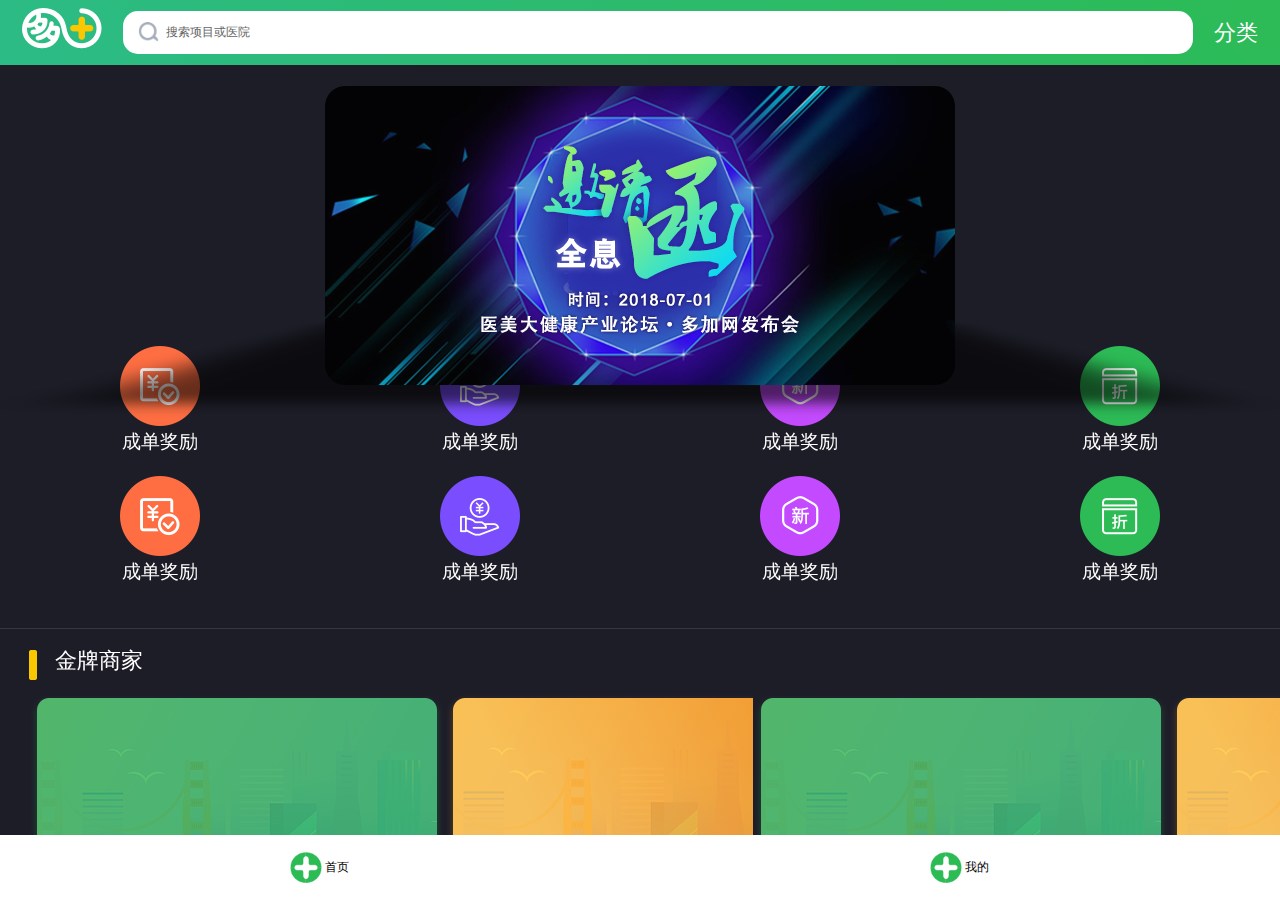
<file: day1/index.html>
<!DOCTYPE html>
<html lang="en">

<head>
    <meta charset="UTF-8">
    <meta name="viewport" content="width=device-width, initial-scale=1.0">
    <meta http-equiv="X-UA-Compatible" content="ie=edge">
    <title>Document</title>
    <link rel="stylesheet" href="public/style/swiper-4.2.2.min.css">
    <link rel="stylesheet" href="public/style/style.css">
    <link rel="stylesheet" href="public/fonts/iconfont.css">
    <script src="public/script/betterscroll.min.js"></script>
    <script src="public/script/flexible.js"></script>
    <script src="public/script/swiper-4.2.2.min.js"></script>
</head>

<body>
    <div class="wrap">

        <header>
            <a href="javascript:;">
                <img src="public/img/首页-logo@2x.png" alt="">
            </a>
            <div class="lb">
                <input type="text" placeholder="搜索项目或医院">
                <img src="public/img/搜索icon@2x.png" alt="" class="search">
            </div>
            <a href="javascript:;">
                分类
            </a>
        </header>
        <section>
            <div>
                <div class="ban">
                    <div class="swiper-container page">
                        <div class="swiper-wrapper">
                            <div class="swiper-slide">
                                <img src="public/img/banner@2x.png" alt="">
                            </div>
                            <div class="swiper-slide">
                                <img src="public/img/banner@2x.png" alt="">
                            </div>
                            <div class="swiper-slide">
                                <img src="public/img/banner@2x.png" alt="">
                            </div>
                        </div>
                    </div>

                </div>
                <div class="cont">
                    <ul>
                        <li>
                            <img src="public/img/成单@2x.png" alt="">
                            <p>成单奖励</p>
                        </li>
                        <li>
                            <img src="public/img/推荐@2x.png" alt="">
                            <p>成单奖励</p>
                        </li>
                        <li>
                            <img src="public/img/新品@2x.png" alt="">
                            <p>成单奖励</p>
                        </li>
                        <li>
                            <img src="public/img/集采@2x.png" alt="">
                            <p>成单奖励</p>
                        </li>
                        <li>
                            <img src="public/img/成单@2x.png" alt="">
                            <p>成单奖励</p>
                        </li>
                        <li>
                            <img src="public/img/推荐@2x.png" alt="">
                            <p>成单奖励</p>
                        </li>
                        <li>
                            <img src="public/img/新品@2x.png" alt="">
                            <p>成单奖励</p>
                        </li>
                        <li>
                            <img src="public/img/集采@2x.png" alt="">
                            <p>成单奖励</p>
                        </li>
                    </ul>
                </div>
                <div class="tit">
                    <img src="public/img/标示icon@2x.png" alt="">
                    <em>金牌商家</em>
                </div>
                <div class="contbox">
                    <div>
                        <ul>
                            <li>
                                <img src="public/img/国际@2x.png" alt="">
                            </li>
                            <li>
                                <img src="public/img/黄@2x.png" alt="">
                            </li>
                            <li>
                                <img src="public/img/国际@2x.png" alt="">
                            </li>
                            <li>
                                <img src="public/img/黄@2x.png" alt="">
                            </li>
                        </ul>
                    </div>





                </div>
            </div>

        </section>
        <footer>
            <ul>
                <li>
                    <img src="public/img/首页@2x.png" alt=""> 首页
                </li>
                <li>
                    <img src="public/img/首页@2x.png" alt=""> 我的
                </li>
            </ul>
        </footer>
    </div>
</body>

</html>
<script>
    new Swiper('.page', {
        effect: 'cube',
        slidesPerView: 3,
        centeredSlides: true
    })
    new Swiper('.lar', {
        loop: true,
        autoplay: true
    })
    new BScroll('section')
</script>
</file>
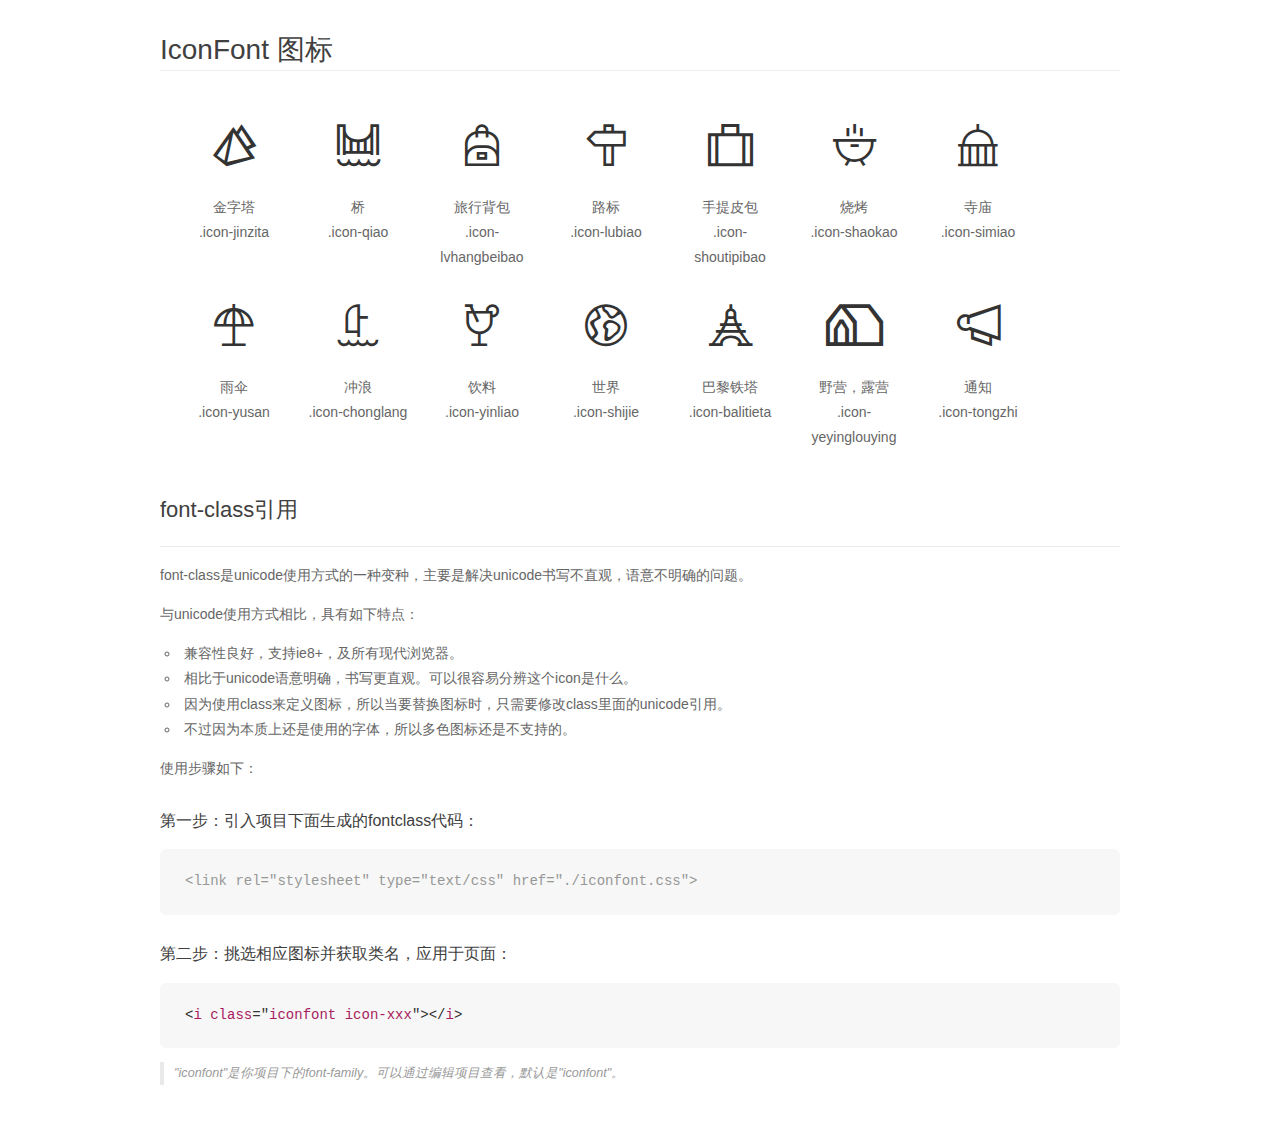
<file: day1/public/fonts/demo_fontclass.html>
<!DOCTYPE html>
<html>
<head>
    <meta charset="utf-8"/>
    <title>IconFont</title>
    <link rel="stylesheet" href="demo.css">
    <link rel="stylesheet" href="iconfont.css">
</head>
<body>
    <div class="main markdown">
        <h1>IconFont 图标</h1>
        <ul class="icon_lists clear">
            
                <li>
                <i class="icon iconfont icon-jinzita"></i>
                    <div class="name">金字塔</div>
                    <div class="fontclass">.icon-jinzita</div>
                </li>
            
                <li>
                <i class="icon iconfont icon-qiao"></i>
                    <div class="name">桥</div>
                    <div class="fontclass">.icon-qiao</div>
                </li>
            
                <li>
                <i class="icon iconfont icon-lvhangbeibao"></i>
                    <div class="name">旅行背包</div>
                    <div class="fontclass">.icon-lvhangbeibao</div>
                </li>
            
                <li>
                <i class="icon iconfont icon-lubiao"></i>
                    <div class="name">路标</div>
                    <div class="fontclass">.icon-lubiao</div>
                </li>
            
                <li>
                <i class="icon iconfont icon-shoutipibao"></i>
                    <div class="name">手提皮包</div>
                    <div class="fontclass">.icon-shoutipibao</div>
                </li>
            
                <li>
                <i class="icon iconfont icon-shaokao"></i>
                    <div class="name">烧烤</div>
                    <div class="fontclass">.icon-shaokao</div>
                </li>
            
                <li>
                <i class="icon iconfont icon-simiao"></i>
                    <div class="name">寺庙</div>
                    <div class="fontclass">.icon-simiao</div>
                </li>
            
                <li>
                <i class="icon iconfont icon-yusan"></i>
                    <div class="name">雨伞</div>
                    <div class="fontclass">.icon-yusan</div>
                </li>
            
                <li>
                <i class="icon iconfont icon-chonglang"></i>
                    <div class="name">冲浪</div>
                    <div class="fontclass">.icon-chonglang</div>
                </li>
            
                <li>
                <i class="icon iconfont icon-yinliao"></i>
                    <div class="name">饮料</div>
                    <div class="fontclass">.icon-yinliao</div>
                </li>
            
                <li>
                <i class="icon iconfont icon-shijie"></i>
                    <div class="name">世界</div>
                    <div class="fontclass">.icon-shijie</div>
                </li>
            
                <li>
                <i class="icon iconfont icon-balitieta"></i>
                    <div class="name">巴黎铁塔</div>
                    <div class="fontclass">.icon-balitieta</div>
                </li>
            
                <li>
                <i class="icon iconfont icon-yeyinglouying"></i>
                    <div class="name">野营，露营</div>
                    <div class="fontclass">.icon-yeyinglouying</div>
                </li>
            
                <li>
                <i class="icon iconfont icon-tongzhi"></i>
                    <div class="name">通知</div>
                    <div class="fontclass">.icon-tongzhi</div>
                </li>
            
        </ul>

        <h2 id="font-class-">font-class引用</h2>
        <hr>

        <p>font-class是unicode使用方式的一种变种，主要是解决unicode书写不直观，语意不明确的问题。</p>
        <p>与unicode使用方式相比，具有如下特点：</p>
        <ul>
        <li>兼容性良好，支持ie8+，及所有现代浏览器。</li>
        <li>相比于unicode语意明确，书写更直观。可以很容易分辨这个icon是什么。</li>
        <li>因为使用class来定义图标，所以当要替换图标时，只需要修改class里面的unicode引用。</li>
        <li>不过因为本质上还是使用的字体，所以多色图标还是不支持的。</li>
        </ul>
        <p>使用步骤如下：</p>
        <h3 id="-fontclass-">第一步：引入项目下面生成的fontclass代码：</h3>


        <pre><code class="lang-js hljs javascript"><span class="hljs-comment">&lt;link rel="stylesheet" type="text/css" href="./iconfont.css"&gt;</span></code></pre>
        <h3 id="-">第二步：挑选相应图标并获取类名，应用于页面：</h3>
        <pre><code class="lang-css hljs">&lt;<span class="hljs-selector-tag">i</span> <span class="hljs-selector-tag">class</span>="<span class="hljs-selector-tag">iconfont</span> <span class="hljs-selector-tag">icon-xxx</span>"&gt;&lt;/<span class="hljs-selector-tag">i</span>&gt;</code></pre>
        <blockquote>
        <p>"iconfont"是你项目下的font-family。可以通过编辑项目查看，默认是"iconfont"。</p>
        </blockquote>
    </div>
</body>
</html>
</file>
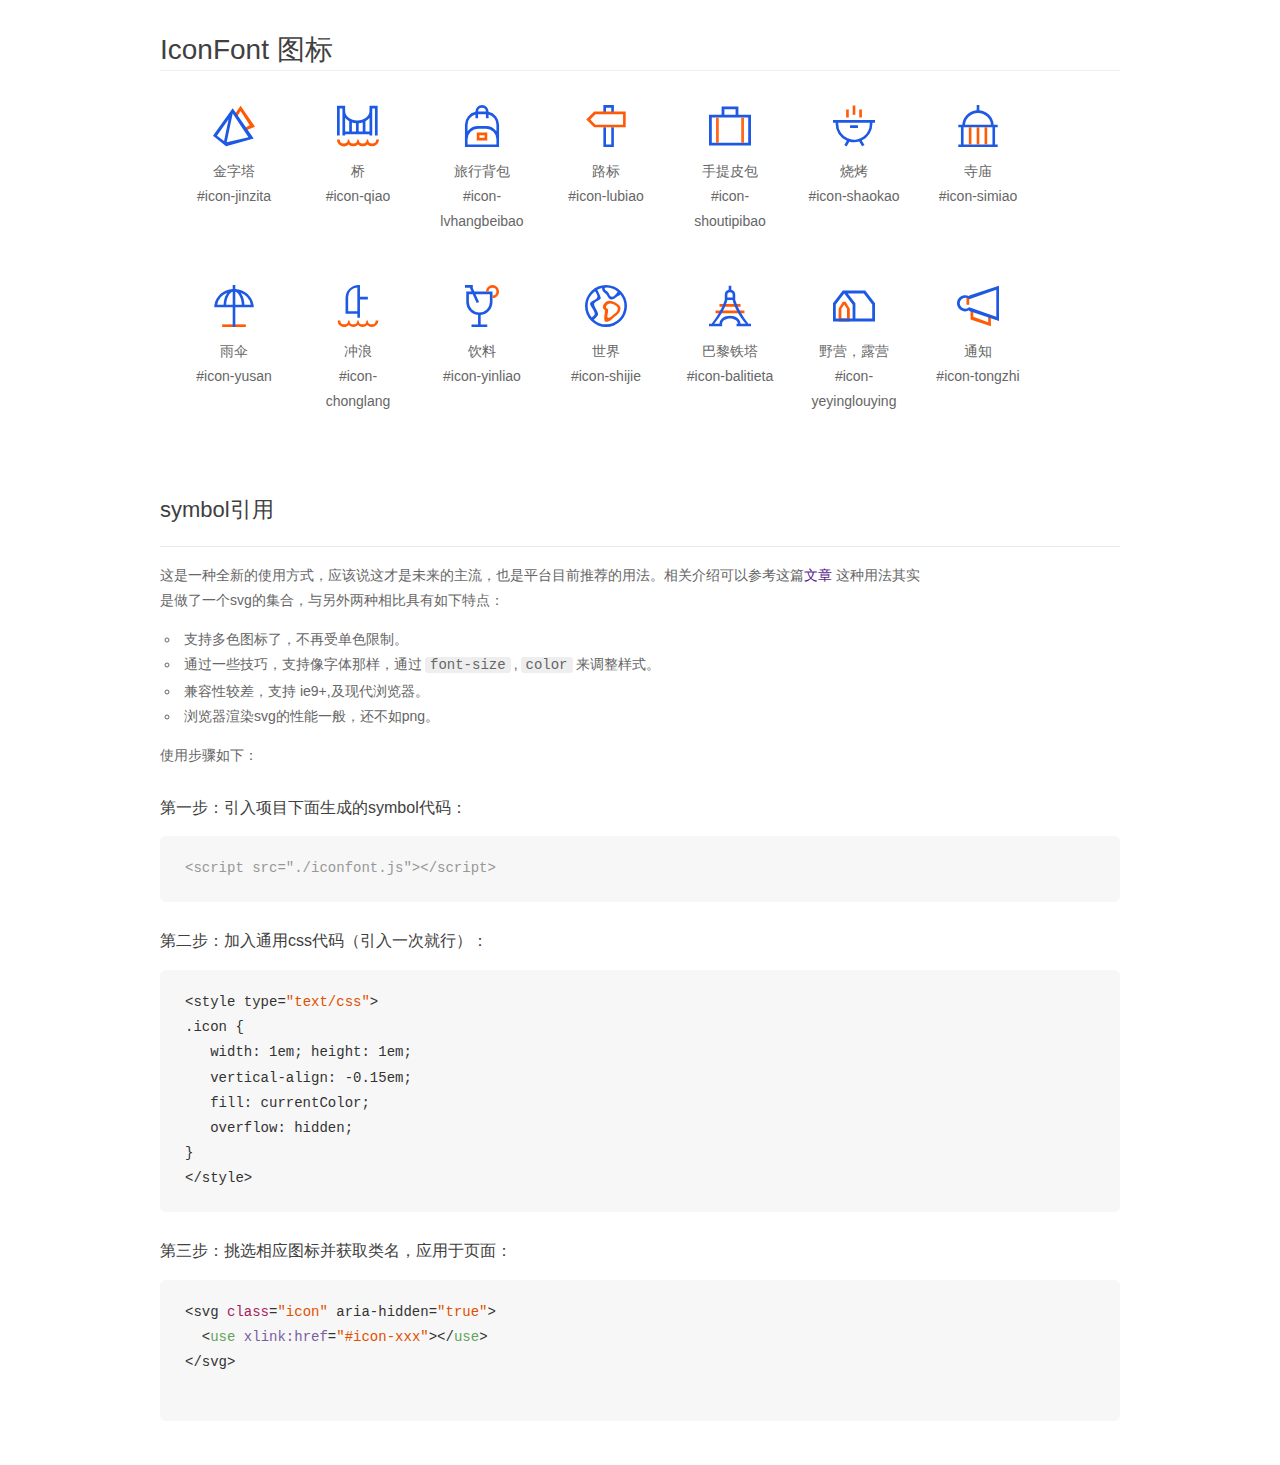
<file: day1/public/fonts/demo_symbol.html>
<!DOCTYPE html>
<html>
<head>
    <meta charset="utf-8"/>
    <title>IconFont</title>
    <link rel="stylesheet" href="demo.css">
    <script src="iconfont.js"></script>

    <style type="text/css">
        .icon {
          /* 通过设置 font-size 来改变图标大小 */
          width: 1em; height: 1em;
          /* 图标和文字相邻时，垂直对齐 */
          vertical-align: -0.15em;
          /* 通过设置 color 来改变 SVG 的颜色/fill */
          fill: currentColor;
          /* path 和 stroke 溢出 viewBox 部分在 IE 下会显示
             normalize.css 中也包含这行 */
          overflow: hidden;
        }

    </style>
</head>
<body>
    <div class="main markdown">
        <h1>IconFont 图标</h1>
        <ul class="icon_lists clear">
            
                <li>
                    <svg class="icon" aria-hidden="true">
                        <use xlink:href="#icon-jinzita"></use>
                    </svg>
                    <div class="name">金字塔</div>
                    <div class="fontclass">#icon-jinzita</div>
                </li>
            
                <li>
                    <svg class="icon" aria-hidden="true">
                        <use xlink:href="#icon-qiao"></use>
                    </svg>
                    <div class="name">桥</div>
                    <div class="fontclass">#icon-qiao</div>
                </li>
            
                <li>
                    <svg class="icon" aria-hidden="true">
                        <use xlink:href="#icon-lvhangbeibao"></use>
                    </svg>
                    <div class="name">旅行背包</div>
                    <div class="fontclass">#icon-lvhangbeibao</div>
                </li>
            
                <li>
                    <svg class="icon" aria-hidden="true">
                        <use xlink:href="#icon-lubiao"></use>
                    </svg>
                    <div class="name">路标</div>
                    <div class="fontclass">#icon-lubiao</div>
                </li>
            
                <li>
                    <svg class="icon" aria-hidden="true">
                        <use xlink:href="#icon-shoutipibao"></use>
                    </svg>
                    <div class="name">手提皮包</div>
                    <div class="fontclass">#icon-shoutipibao</div>
                </li>
            
                <li>
                    <svg class="icon" aria-hidden="true">
                        <use xlink:href="#icon-shaokao"></use>
                    </svg>
                    <div class="name">烧烤</div>
                    <div class="fontclass">#icon-shaokao</div>
                </li>
            
                <li>
                    <svg class="icon" aria-hidden="true">
                        <use xlink:href="#icon-simiao"></use>
                    </svg>
                    <div class="name">寺庙</div>
                    <div class="fontclass">#icon-simiao</div>
                </li>
            
                <li>
                    <svg class="icon" aria-hidden="true">
                        <use xlink:href="#icon-yusan"></use>
                    </svg>
                    <div class="name">雨伞</div>
                    <div class="fontclass">#icon-yusan</div>
                </li>
            
                <li>
                    <svg class="icon" aria-hidden="true">
                        <use xlink:href="#icon-chonglang"></use>
                    </svg>
                    <div class="name">冲浪</div>
                    <div class="fontclass">#icon-chonglang</div>
                </li>
            
                <li>
                    <svg class="icon" aria-hidden="true">
                        <use xlink:href="#icon-yinliao"></use>
                    </svg>
                    <div class="name">饮料</div>
                    <div class="fontclass">#icon-yinliao</div>
                </li>
            
                <li>
                    <svg class="icon" aria-hidden="true">
                        <use xlink:href="#icon-shijie"></use>
                    </svg>
                    <div class="name">世界</div>
                    <div class="fontclass">#icon-shijie</div>
                </li>
            
                <li>
                    <svg class="icon" aria-hidden="true">
                        <use xlink:href="#icon-balitieta"></use>
                    </svg>
                    <div class="name">巴黎铁塔</div>
                    <div class="fontclass">#icon-balitieta</div>
                </li>
            
                <li>
                    <svg class="icon" aria-hidden="true">
                        <use xlink:href="#icon-yeyinglouying"></use>
                    </svg>
                    <div class="name">野营，露营</div>
                    <div class="fontclass">#icon-yeyinglouying</div>
                </li>
            
                <li>
                    <svg class="icon" aria-hidden="true">
                        <use xlink:href="#icon-tongzhi"></use>
                    </svg>
                    <div class="name">通知</div>
                    <div class="fontclass">#icon-tongzhi</div>
                </li>
            
        </ul>


        <h2 id="symbol-">symbol引用</h2>
        <hr>

        <p>这是一种全新的使用方式，应该说这才是未来的主流，也是平台目前推荐的用法。相关介绍可以参考这篇<a href="">文章</a>
        这种用法其实是做了一个svg的集合，与另外两种相比具有如下特点：</p>
        <ul>
          <li>支持多色图标了，不再受单色限制。</li>
          <li>通过一些技巧，支持像字体那样，通过<code>font-size</code>,<code>color</code>来调整样式。</li>
          <li>兼容性较差，支持 ie9+,及现代浏览器。</li>
          <li>浏览器渲染svg的性能一般，还不如png。</li>
        </ul>
        <p>使用步骤如下：</p>
        <h3 id="-symbol-">第一步：引入项目下面生成的symbol代码：</h3>
        <pre><code class="lang-js hljs javascript"><span class="hljs-comment">&lt;script src="./iconfont.js"&gt;&lt;/script&gt;</span></code></pre>
        <h3 id="-css-">第二步：加入通用css代码（引入一次就行）：</h3>
        <pre><code class="lang-js hljs javascript">&lt;style type=<span class="hljs-string">"text/css"</span>&gt;
.icon {
   width: <span class="hljs-number">1</span>em; height: <span class="hljs-number">1</span>em;
   vertical-align: <span class="hljs-number">-0.15</span>em;
   fill: currentColor;
   overflow: hidden;
}
&lt;<span class="hljs-regexp">/style&gt;</span></code></pre>
        <h3 id="-">第三步：挑选相应图标并获取类名，应用于页面：</h3>
        <pre><code class="lang-js hljs javascript">&lt;svg <span class="hljs-class"><span class="hljs-keyword">class</span></span>=<span class="hljs-string">"icon"</span> aria-hidden=<span class="hljs-string">"true"</span>&gt;<span class="xml"><span class="hljs-tag">
  &lt;<span class="hljs-name">use</span> <span class="hljs-attr">xlink:href</span>=<span class="hljs-string">"#icon-xxx"</span>&gt;</span><span class="hljs-tag">&lt;/<span class="hljs-name">use</span>&gt;</span>
</span>&lt;<span class="hljs-regexp">/svg&gt;
        </span></code></pre>
    </div>
</body>
</html>
</file>
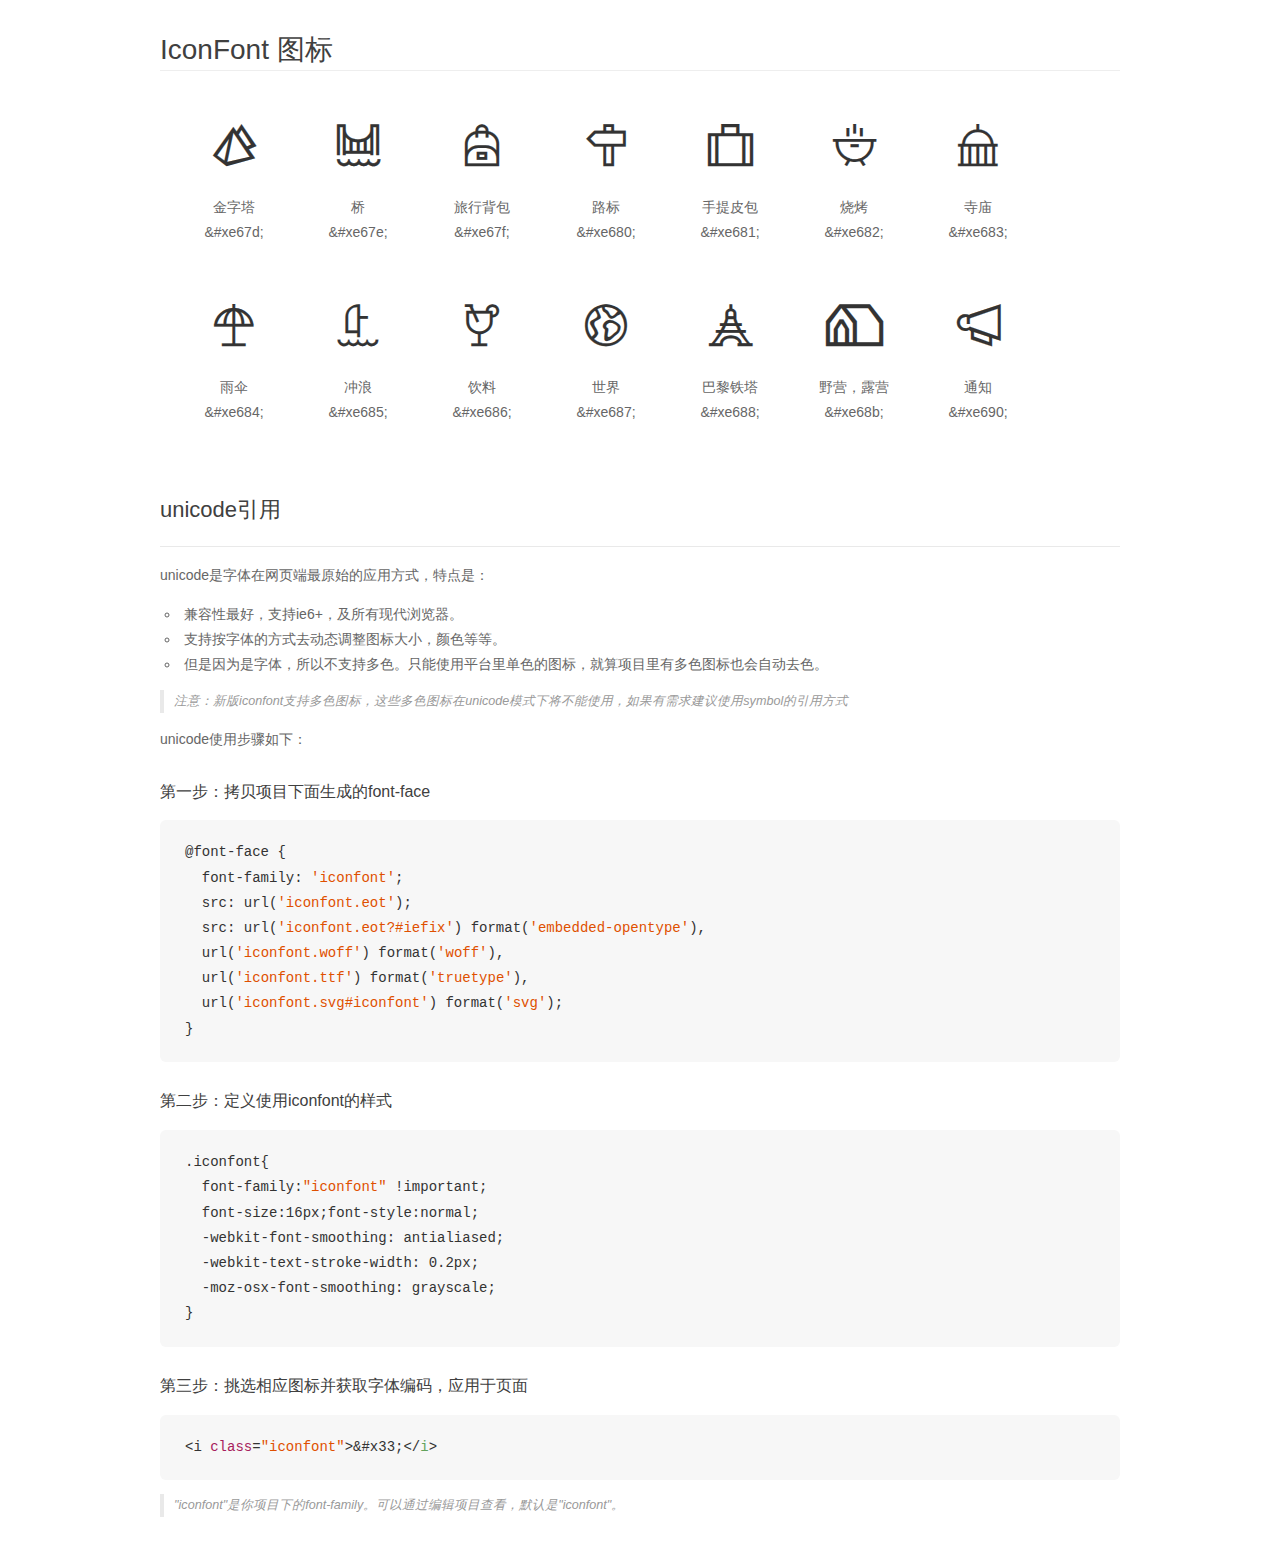
<file: day1/public/fonts/demo_unicode.html>
<!DOCTYPE html>
<html>
<head>
    <meta charset="utf-8"/>
    <title>IconFont</title>
    <link rel="stylesheet" href="demo.css">

    <style type="text/css">

        @font-face {font-family: "iconfont";
          src: url('iconfont.eot'); /* IE9*/
          src: url('iconfont.eot#iefix') format('embedded-opentype'), /* IE6-IE8 */
          url('iconfont.woff') format('woff'), /* chrome, firefox */
          url('iconfont.ttf') format('truetype'), /* chrome, firefox, opera, Safari, Android, iOS 4.2+*/
          url('iconfont.svg#iconfont') format('svg'); /* iOS 4.1- */
        }

        .iconfont {
          font-family:"iconfont" !important;
          font-size:16px;
          font-style:normal;
          -webkit-font-smoothing: antialiased;
          -webkit-text-stroke-width: 0.2px;
          -moz-osx-font-smoothing: grayscale;
        }

    </style>
</head>
<body>
    <div class="main markdown">
        <h1>IconFont 图标</h1>
        <ul class="icon_lists clear">
            
                <li>
                <i class="icon iconfont">&#xe67d;</i>
                    <div class="name">金字塔</div>
                    <div class="code">&amp;#xe67d;</div>
                </li>
            
                <li>
                <i class="icon iconfont">&#xe67e;</i>
                    <div class="name">桥</div>
                    <div class="code">&amp;#xe67e;</div>
                </li>
            
                <li>
                <i class="icon iconfont">&#xe67f;</i>
                    <div class="name">旅行背包</div>
                    <div class="code">&amp;#xe67f;</div>
                </li>
            
                <li>
                <i class="icon iconfont">&#xe680;</i>
                    <div class="name">路标</div>
                    <div class="code">&amp;#xe680;</div>
                </li>
            
                <li>
                <i class="icon iconfont">&#xe681;</i>
                    <div class="name">手提皮包</div>
                    <div class="code">&amp;#xe681;</div>
                </li>
            
                <li>
                <i class="icon iconfont">&#xe682;</i>
                    <div class="name">烧烤</div>
                    <div class="code">&amp;#xe682;</div>
                </li>
            
                <li>
                <i class="icon iconfont">&#xe683;</i>
                    <div class="name">寺庙</div>
                    <div class="code">&amp;#xe683;</div>
                </li>
            
                <li>
                <i class="icon iconfont">&#xe684;</i>
                    <div class="name">雨伞</div>
                    <div class="code">&amp;#xe684;</div>
                </li>
            
                <li>
                <i class="icon iconfont">&#xe685;</i>
                    <div class="name">冲浪</div>
                    <div class="code">&amp;#xe685;</div>
                </li>
            
                <li>
                <i class="icon iconfont">&#xe686;</i>
                    <div class="name">饮料</div>
                    <div class="code">&amp;#xe686;</div>
                </li>
            
                <li>
                <i class="icon iconfont">&#xe687;</i>
                    <div class="name">世界</div>
                    <div class="code">&amp;#xe687;</div>
                </li>
            
                <li>
                <i class="icon iconfont">&#xe688;</i>
                    <div class="name">巴黎铁塔</div>
                    <div class="code">&amp;#xe688;</div>
                </li>
            
                <li>
                <i class="icon iconfont">&#xe68b;</i>
                    <div class="name">野营，露营</div>
                    <div class="code">&amp;#xe68b;</div>
                </li>
            
                <li>
                <i class="icon iconfont">&#xe690;</i>
                    <div class="name">通知</div>
                    <div class="code">&amp;#xe690;</div>
                </li>
            
        </ul>
        <h2 id="unicode-">unicode引用</h2>
        <hr>

        <p>unicode是字体在网页端最原始的应用方式，特点是：</p>
        <ul>
        <li>兼容性最好，支持ie6+，及所有现代浏览器。</li>
        <li>支持按字体的方式去动态调整图标大小，颜色等等。</li>
        <li>但是因为是字体，所以不支持多色。只能使用平台里单色的图标，就算项目里有多色图标也会自动去色。</li>
        </ul>
        <blockquote>
        <p>注意：新版iconfont支持多色图标，这些多色图标在unicode模式下将不能使用，如果有需求建议使用symbol的引用方式</p>
        </blockquote>
        <p>unicode使用步骤如下：</p>
        <h3 id="-font-face">第一步：拷贝项目下面生成的font-face</h3>
        <pre><code class="lang-js hljs javascript">@font-face {
  font-family: <span class="hljs-string">'iconfont'</span>;
  src: url(<span class="hljs-string">'iconfont.eot'</span>);
  src: url(<span class="hljs-string">'iconfont.eot?#iefix'</span>) format(<span class="hljs-string">'embedded-opentype'</span>),
  url(<span class="hljs-string">'iconfont.woff'</span>) format(<span class="hljs-string">'woff'</span>),
  url(<span class="hljs-string">'iconfont.ttf'</span>) format(<span class="hljs-string">'truetype'</span>),
  url(<span class="hljs-string">'iconfont.svg#iconfont'</span>) format(<span class="hljs-string">'svg'</span>);
}
</code></pre>
        <h3 id="-iconfont-">第二步：定义使用iconfont的样式</h3>
        <pre><code class="lang-js hljs javascript">.iconfont{
  font-family:<span class="hljs-string">"iconfont"</span> !important;
  font-size:<span class="hljs-number">16</span>px;font-style:normal;
  -webkit-font-smoothing: antialiased;
  -webkit-text-stroke-width: <span class="hljs-number">0.2</span>px;
  -moz-osx-font-smoothing: grayscale;
}
</code></pre>
        <h3 id="-">第三步：挑选相应图标并获取字体编码，应用于页面</h3>
        <pre><code class="lang-js hljs javascript">&lt;i <span class="hljs-class"><span class="hljs-keyword">class</span></span>=<span class="hljs-string">"iconfont"</span>&gt;&amp;#x33;<span class="xml"><span class="hljs-tag">&lt;/<span class="hljs-name">i</span>&gt;</span></span></code></pre>

        <blockquote>
        <p>"iconfont"是你项目下的font-family。可以通过编辑项目查看，默认是"iconfont"。</p>
        </blockquote>
    </div>


</body>
</html>
</file>
<file: day1/public/style/style.css>
html,
body,
div,
span,
applet,
object,
iframe,
h1,
h2,
h3,
h4,
h5,
h6,
p,
blockquote,
pre,
a,
abbr,
acronym,
address,
big,
cite,
code,
del,
dfn,
em,
img,
ins,
kbd,
q,
s,
samp,
small,
strike,
strong,
sub,
sup,
tt,
var,
b,
u,
i,
center,
dl,
dt,
dd,
ol,
ul,
li,
fieldset,
form,
label,
legend,
table,
caption,
tbody,
tfoot,
thead,
tr,
th,
td,
article,
aside,
canvas,
details,
figcaption,
figure,
footer,
header,
hgroup,
menu,
nav,
section,
summary,
time,
mark,
audio,
video,
input {
  margin: 0;
  padding: 0;
  border: none;
  outline: 0;
  font-family: STHeitiSC-Light;
  font: inherit;
  vertical-align: baseline;
}

html,
body,
form,
fieldset,
p,
div,
h1,
h2,
h3,
h4,
h5,
h6 {
  -webkit-text-size-adjust: none;
}

html,
body {
  width: 100%;
  height: 100%;
}

article,
aside,
details,
figcaption,
figure,
footer,
header,
hgroup,
menu,
nav,
section {
  display: block;
}

body {
  font-family: arial, sans-serif;
}

ol,
ul {
  list-style: none;
}

blockquote,
q {
  quotes: none;
}

blockquote:before,
blockquote:after,
q:before,
q:after {
  content: '';
  content: none;
}

ins,
a {
  text-decoration: none;
}

del {
  text-decoration: line-through;
}

table {
  border-collapse: collapse;
  border-spacing: 0;
}

img {
  display: inline-block;
}

input,
textarea {
  border: none;
  background: none;
  outline: none;
  -webkit-appearance: none;
}

* {
  -webkit-tap-highlight-color: transparent;
  -moz-tap-highlight-color: transparent;
  -ms-tap-highlight-color: transparent;
  -o-tap-highlight-color: transparent;
}

/*html {
    font-size: $browser-default-font-size;
}*/
html {
  font-size: 37.5px;
}

html,
body,
.wrap {
  width: 100%;
  height: 100%;
}

.wrap {
  display: flex;
  flex-direction: column;
  box-sizing: border-box;
}

header {
  width: 100%;
  height: 1.2rem;
  background-image: linear-gradient(-135deg, #2CBB55 0%, #2CBB86 100%);
  display: flex;
  align-items: center;
  box-sizing: border-box;
  padding: 0.4rem 0.4rem;
}

header .lb {
  flex: 1;
  box-sizing: border-box;
  margin: 0.4rem 0.4rem;
  height: 0.8rem;
  position: relative;
}

header .lb input {
  width: 100%;
  box-sizing: border-box;
  height: 0.8rem;
  border-radius: 15px;
  background: #fff;
  padding-left: 0.8rem;
}

header .lb input::-webkit-input-placeholder {
  color: #666;
}

header .lb .search {
  width: 0.4rem;
  position: absolute;
  left: 0.26667rem;
  top: 0.21333rem;
}

header a {
  color: #fff;
  font-size: 0.4rem;
}

section {
  flex: 1;
  width: 100%;
  overflow: hidden;
  background: #1D1D28;
}

section .ban {
  width: 100%;
  height: 4rem;
  box-sizing: border-box;
  margin: 0.4rem auto;
}

section .ban .page,
section .ban .swiper-wrapper,
section .ban .swiper-slide {
  width: 100%;
  text-align: center;
}

section .cont {
  width: 100%;
  border-bottom: 0.5px solid #363645;
}

section .cont ul {
  width: 100%;
  display: flex;
  flex-wrap: wrap;
  text-align: center;
  margin-bottom: 0.26667rem;
  margin-bottom: 0.8rem;
}

section .cont ul li {
  width: 25%;
  margin-top: 0.4rem;
}

section .cont ul li p {
  color: #fff;
  font-size: 0.34667rem;
}

section .tit {
  width: 100%;
  height: 1.2rem;
  line-height: 1.2rem;
  padding-left: 0.53333rem;
}

section .tit em {
  font-size: 0.4rem;
  color: #fff;
}

section .tit img {
  vertical-align: middle;
  margin-right: 0.26667rem;
}

section .contbox {
  width: 100%;
  height: 5.33333rem;
  padding-left: 0.53333rem;
  box-sizing: border-box;
  overflow: hidden;
}

section .contbox ul {
  display: flex;
}

section .contbox ul li {
  width: 500px;
}

section .contbox img {
  width: pxtorem(200px);
}

footer {
  width: 100%;
  height: 1.2rem;
  background: #fff;
}

footer ul {
  width: 100%;
  height: 1.2rem;
  display: flex;
  text-align: center;
  justify-content: space-around;
  align-items: center;
}

footer ul li img {
  vertical-align: middle;
  width: 0.58667rem;
}
</file>
<file: day1/public/fonts/iconfont.css>
@font-face {font-family: "iconfont";
  src: url('iconfont.eot?t=1525310686979'); /* IE9*/
  src: url('iconfont.eot?t=1525310686979#iefix') format('embedded-opentype'), /* IE6-IE8 */
  url('[data-uri]') format('woff'),
  url('iconfont.ttf?t=1525310686979') format('truetype'), /* chrome, firefox, opera, Safari, Android, iOS 4.2+*/
  url('iconfont.svg?t=1525310686979#iconfont') format('svg'); /* iOS 4.1- */
}

.iconfont {
  font-family:"iconfont" !important;
  font-size:16px;
  font-style:normal;
  -webkit-font-smoothing: antialiased;
  -moz-osx-font-smoothing: grayscale;
}

.icon-jinzita:before { content: "\e67d"; }

.icon-qiao:before { content: "\e67e"; }

.icon-lvhangbeibao:before { content: "\e67f"; }

.icon-lubiao:before { content: "\e680"; }

.icon-shoutipibao:before { content: "\e681"; }

.icon-shaokao:before { content: "\e682"; }

.icon-simiao:before { content: "\e683"; }

.icon-yusan:before { content: "\e684"; }

.icon-chonglang:before { content: "\e685"; }

.icon-yinliao:before { content: "\e686"; }

.icon-shijie:before { content: "\e687"; }

.icon-balitieta:before { content: "\e688"; }

.icon-yeyinglouying:before { content: "\e68b"; }

.icon-tongzhi:before { content: "\e690"; }
</file>
<file: day1/public/fonts/demo.css>
*{margin: 0;padding: 0;list-style: none;}
/*
KISSY CSS Reset
理念：1. reset 的目的不是清除浏览器的默认样式，这仅是部分工作。清除和重置是紧密不可分的。
2. reset 的目的不是让默认样式在所有浏览器下一致，而是减少默认样式有可能带来的问题。
3. reset 期望提供一套普适通用的基础样式。但没有银弹，推荐根据具体需求，裁剪和修改后再使用。
特色：1. 适应中文；2. 基于最新主流浏览器。
维护：玉伯<lifesinger@gmail.com>, 正淳<ragecarrier@gmail.com>
 */

/** 清除内外边距 **/
body, h1, h2, h3, h4, h5, h6, hr, p, blockquote, /* structural elements 结构元素 */
dl, dt, dd, ul, ol, li, /* list elements 列表元素 */
pre, /* text formatting elements 文本格式元素 */
form, fieldset, legend, button, input, textarea, /* form elements 表单元素 */
th, td /* table elements 表格元素 */ {
  margin: 0;
  padding: 0;
}

/** 设置默认字体 **/
body,
button, input, select, textarea /* for ie */ {
  font: 12px/1.5 tahoma, arial, \5b8b\4f53, sans-serif;
}
h1, h2, h3, h4, h5, h6 { font-size: 100%; }
address, cite, dfn, em, var { font-style: normal; } /* 将斜体扶正 */
code, kbd, pre, samp { font-family: courier new, courier, monospace; } /* 统一等宽字体 */
small { font-size: 12px; } /* 小于 12px 的中文很难阅读，让 small 正常化 */

/** 重置列表元素 **/
ul, ol { list-style: none; }

/** 重置文本格式元素 **/
a { text-decoration: none; }
a:hover { text-decoration: underline; }


/** 重置表单元素 **/
legend { color: #000; } /* for ie6 */
fieldset, img { border: 0; } /* img 搭车：让链接里的 img 无边框 */
button, input, select, textarea { font-size: 100%; } /* 使得表单元素在 ie 下能继承字体大小 */
/* 注：optgroup 无法扶正 */

/** 重置表格元素 **/
table { border-collapse: collapse; border-spacing: 0; }

/* 清除浮动 */
.ks-clear:after, .clear:after {
  content: '\20';
  display: block;
  height: 0;
  clear: both;
}
.ks-clear, .clear {
  *zoom: 1;
}

.main {
  padding: 30px 100px;
width: 960px;
margin: 0 auto;
}
.main h1{font-size:36px; color:#333; text-align:left;margin-bottom:30px; border-bottom: 1px solid #eee;}

.helps{margin-top:40px;}
.helps pre{
  padding:20px;
  margin:10px 0;
  border:solid 1px #e7e1cd;
  background-color: #fffdef;
  overflow: auto;
}

.icon_lists{
  width: 100% !important;

}

.icon_lists li{
  float:left;
  width: 100px;
  height:180px;
  text-align: center;
  list-style: none !important;
}
.icon_lists .icon{
  font-size: 42px;
  line-height: 100px;
  margin: 10px 0;
  color:#333;
  -webkit-transition: font-size 0.25s ease-out 0s;
  -moz-transition: font-size 0.25s ease-out 0s;
  transition: font-size 0.25s ease-out 0s;

}
.icon_lists .icon:hover{
  font-size: 100px;
}



.markdown {
  color: #666;
  font-size: 14px;
  line-height: 1.8;
}

.highlight {
  line-height: 1.5;
}

.markdown img {
  vertical-align: middle;
  max-width: 100%;
}

.markdown h1 {
  color: #404040;
  font-weight: 500;
  line-height: 40px;
  margin-bottom: 24px;
}

.markdown h2,
.markdown h3,
.markdown h4,
.markdown h5,
.markdown h6 {
  color: #404040;
  margin: 1.6em 0 0.6em 0;
  font-weight: 500;
  clear: both;
}

.markdown h1 {
  font-size: 28px;
}

.markdown h2 {
  font-size: 22px;
}

.markdown h3 {
  font-size: 16px;
}

.markdown h4 {
  font-size: 14px;
}

.markdown h5 {
  font-size: 12px;
}

.markdown h6 {
  font-size: 12px;
}

.markdown hr {
  height: 1px;
  border: 0;
  background: #e9e9e9;
  margin: 16px 0;
  clear: both;
}

.markdown p,
.markdown pre {
  margin: 1em 0;
}

.markdown > p,
.markdown > blockquote,
.markdown > .highlight,
.markdown > ol,
.markdown > ul {
  width: 80%;
}

.markdown ul > li {
  list-style: circle;
}

.markdown > ul li,
.markdown blockquote ul > li {
  margin-left: 20px;
  padding-left: 4px;
}

.markdown > ul li p,
.markdown > ol li p {
  margin: 0.6em 0;
}

.markdown ol > li {
  list-style: decimal;
}

.markdown > ol li,
.markdown blockquote ol > li {
  margin-left: 20px;
  padding-left: 4px;
}

.markdown code {
  margin: 0 3px;
  padding: 0 5px;
  background: #eee;
  border-radius: 3px;
}

.markdown pre {
  border-radius: 6px;
  background: #f7f7f7;
  padding: 20px;
}

.markdown pre code {
  border: none;
  background: #f7f7f7;
  margin: 0;
}

.markdown strong,
.markdown b {
  font-weight: 600;
}

.markdown > table {
  border-collapse: collapse;
  border-spacing: 0px;
  empty-cells: show;
  border: 1px solid #e9e9e9;
  width: 95%;
  margin-bottom: 24px;
}

.markdown > table th {
  white-space: nowrap;
  color: #333;
  font-weight: 600;

}

.markdown > table th,
.markdown > table td {
  border: 1px solid #e9e9e9;
  padding: 8px 16px;
  text-align: left;
}

.markdown > table th {
  background: #F7F7F7;
}

.markdown blockquote {
  font-size: 90%;
  color: #999;
  border-left: 4px solid #e9e9e9;
  padding-left: 0.8em;
  margin: 1em 0;
  font-style: italic;
}

.markdown blockquote p {
  margin: 0;
}

.markdown .anchor {
  opacity: 0;
  transition: opacity 0.3s ease;
  margin-left: 8px;
}

.markdown .waiting {
  color: #ccc;
}

.markdown h1:hover .anchor,
.markdown h2:hover .anchor,
.markdown h3:hover .anchor,
.markdown h4:hover .anchor,
.markdown h5:hover .anchor,
.markdown h6:hover .anchor {
  opacity: 1;
  display: inline-block;
}

.markdown > br,
.markdown > p > br {
  clear: both;
}


.hljs {
  display: block;
  background: white;
  padding: 0.5em;
  color: #333333;
  overflow-x: auto;
}

.hljs-comment,
.hljs-meta {
  color: #969896;
}

.hljs-string,
.hljs-variable,
.hljs-template-variable,
.hljs-strong,
.hljs-emphasis,
.hljs-quote {
  color: #df5000;
}

.hljs-keyword,
.hljs-selector-tag,
.hljs-type {
  color: #a71d5d;
}

.hljs-literal,
.hljs-symbol,
.hljs-bullet,
.hljs-attribute {
  color: #0086b3;
}

.hljs-section,
.hljs-name {
  color: #63a35c;
}

.hljs-tag {
  color: #333333;
}

.hljs-title,
.hljs-attr,
.hljs-selector-id,
.hljs-selector-class,
.hljs-selector-attr,
.hljs-selector-pseudo {
  color: #795da3;
}

.hljs-addition {
  color: #55a532;
  background-color: #eaffea;
}

.hljs-deletion {
  color: #bd2c00;
  background-color: #ffecec;
}

.hljs-link {
  text-decoration: underline;
}

pre{
  background: #fff;
}
</file>
